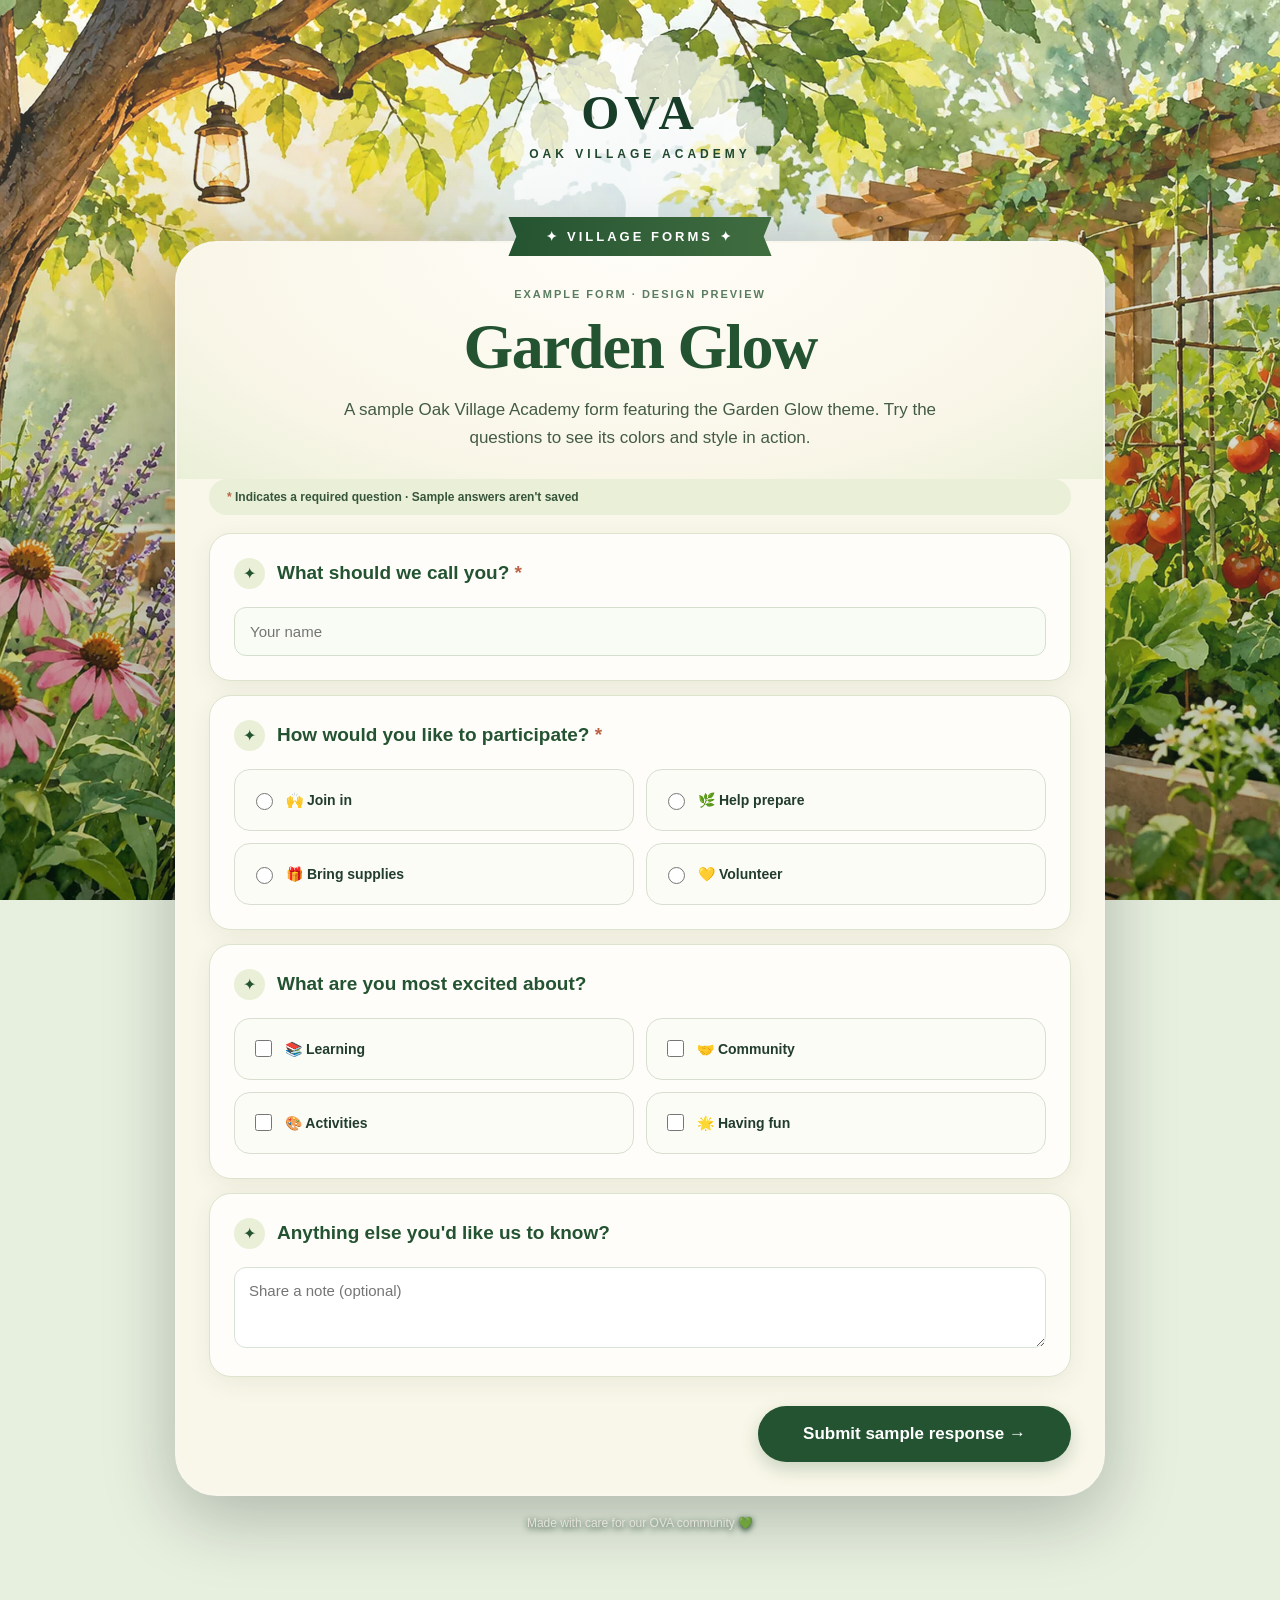
<file: theme-preview.html>
<!doctype html><html lang="en"><head><meta charset="utf-8"><meta name="viewport" content="width=device-width,initial-scale=1"><title>Example form</title><link rel="stylesheet" href="public-form.css?v=305"><style>
body{margin:0!important;min-height:100vh!important;font-family:Arial,sans-serif}
#public-form-root{padding-bottom:24px}#public-form-root .intro{padding:45px 30px 28px}
.preview-label{display:block;font-size:11px;font-weight:800;letter-spacing:2px;color:var(--theme-dark);opacity:.75;margin-bottom:12px}
#answer-form .question{display:block}#answer-form .qhead{display:flex;align-items:center;gap:12px;margin-bottom:18px}
#answer-form .choices{display:grid;grid-template-columns:repeat(2,minmax(0,1fr));gap:12px}
#answer-form .choices label{display:flex;align-items:center;gap:10px;justify-content:flex-start;text-align:left;min-height:62px}
#answer-form .choices input{width:17px;height:17px;flex:none}
#answer-form .question .helper{display:block;margin:3px 0 0 42px;font-size:12px;color:#758577}
#answer-form .field{width:100%;border:1px solid #d8e3d7;border-radius:12px;padding:14px;background:#fff;font-size:15px}
#answer-form .actions{justify-content:flex-end}
#answer-form button{cursor:pointer}
#preview-confirmation{display:none;padding:35px;text-align:center;color:var(--theme-dark)}
#preview-confirmation h2{font-family:Georgia,serif;font-size:30px}
@media(max-width:540px){#answer-form .choices{grid-template-columns:1fr}#public-form-root .intro{padding:36px 20px 20px}}
</style></head><body><main id="public-form-root"><header class="brand"><div class="ova">OVA</div><div class="school">OAK VILLAGE ACADEMY</div></header><div class="ribbon">✦ VILLAGE FORMS ✦</div><div class="panel"><div class="intro"><span class="preview-label">EXAMPLE FORM · DESIGN PREVIEW</span><h1 id="form-title">Let's Make Something Wonderful!</h1><p id="form-description">See how this theme looks with real questions and interactive answers.</p></div><form id="answer-form"><div class="required-note"><span>*</span> Indicates a required question · Sample answers aren't saved</div><section class="question"><div class="qhead"><span class="sprout">✦</span><label class="question-label" for="sample-name">What should we call you? <span class="star">*</span></label></div><input class="field" id="sample-name" name="name" placeholder="Your name" required></section><section class="question"><div class="qhead"><span class="sprout">✦</span><span class="question-label">How would you like to participate? <span class="star">*</span></span></div><div class="choices"><label><input type="radio" name="activity" value="Join in" required> 🙌 Join in</label><label><input type="radio" name="activity" value="Help prepare"> 🌿 Help prepare</label><label><input type="radio" name="activity" value="Bring supplies"> 🎁 Bring supplies</label><label><input type="radio" name="activity" value="Volunteer"> 💛 Volunteer</label></div></section><section class="question"><div class="qhead"><span class="sprout">✦</span><span class="question-label">What are you most excited about?</span></div><div class="choices"><label><input type="checkbox" name="excited" value="Learning"> 📚 Learning</label><label><input type="checkbox" name="excited" value="Community"> 🤝 Community</label><label><input type="checkbox" name="excited" value="Activities"> 🎨 Activities</label><label><input type="checkbox" name="excited" value="Fun"> 🌟 Having fun</label></div></section><section class="question"><div class="qhead"><span class="sprout">✦</span><label class="question-label" for="notes">Anything else you'd like us to know?</label></div><textarea class="field" id="notes" rows="3" placeholder="Share a note (optional)"></textarea></section><div class="actions"><button type="submit" id="submit-button">Submit sample response →</button></div></form><div id="preview-confirmation"><div style="font-size:54px">✨</div><h2>Thank you!</h2><p>That was just a preview. Nothing was saved.</p><button type="button" id="reset-preview" class="submit">Try again ↻</button></div></div><footer>Made with care for our OVA community 💚</footer></main>
<script type="module">
import {FORM_THEMES} from './form-themes.js?v=305';
const id=new URLSearchParams(location.search).get('theme'),theme=FORM_THEMES.find(t=>t.id===id)||FORM_THEMES[0];
for(const [key,value] of Object.entries({'--theme-dark':theme.dark,'--theme-pale':theme.pale,'--theme-cream':theme.cream,'--theme-accent':theme.accent,'--theme-image':`url("form-assets/theme-${theme.id}.webp?v=261")`}))document.body.style.setProperty(key,value);
const darkScenes=new Set(['night','forest','woodland','holiday','mountain','desert','lavender','ocean']);const light=darkScenes.has(theme.id);for(const [k,v] of Object.entries({'--oak-silhouette':`url("form-assets/oak-${light?'black':'white'}.webp")`,'--oak-logo-color':light?'#fff':'#183d28','--oak-label-color':light?'#fff':'#21482f','--oak-plaque':light?'rgba(12,30,32,.66)':'rgba(255,253,243,.82)'}))document.body.style.setProperty(k,v);
document.getElementById('form-title').textContent=theme.name;
document.getElementById('form-description').textContent=`A sample Oak Village Academy form featuring the ${theme.name} theme. Try the questions to see its colors and style in action.`;
document.getElementById('answer-form').addEventListener('submit',ev=>{ev.preventDefault();ev.currentTarget.style.display='none';document.getElementById('preview-confirmation').style.display='block';});
document.getElementById('reset-preview').addEventListener('click',()=>{const form=document.getElementById('answer-form');form.reset();form.style.display='block';document.getElementById('preview-confirmation').style.display='none';});
</script></body></html>
</file>
